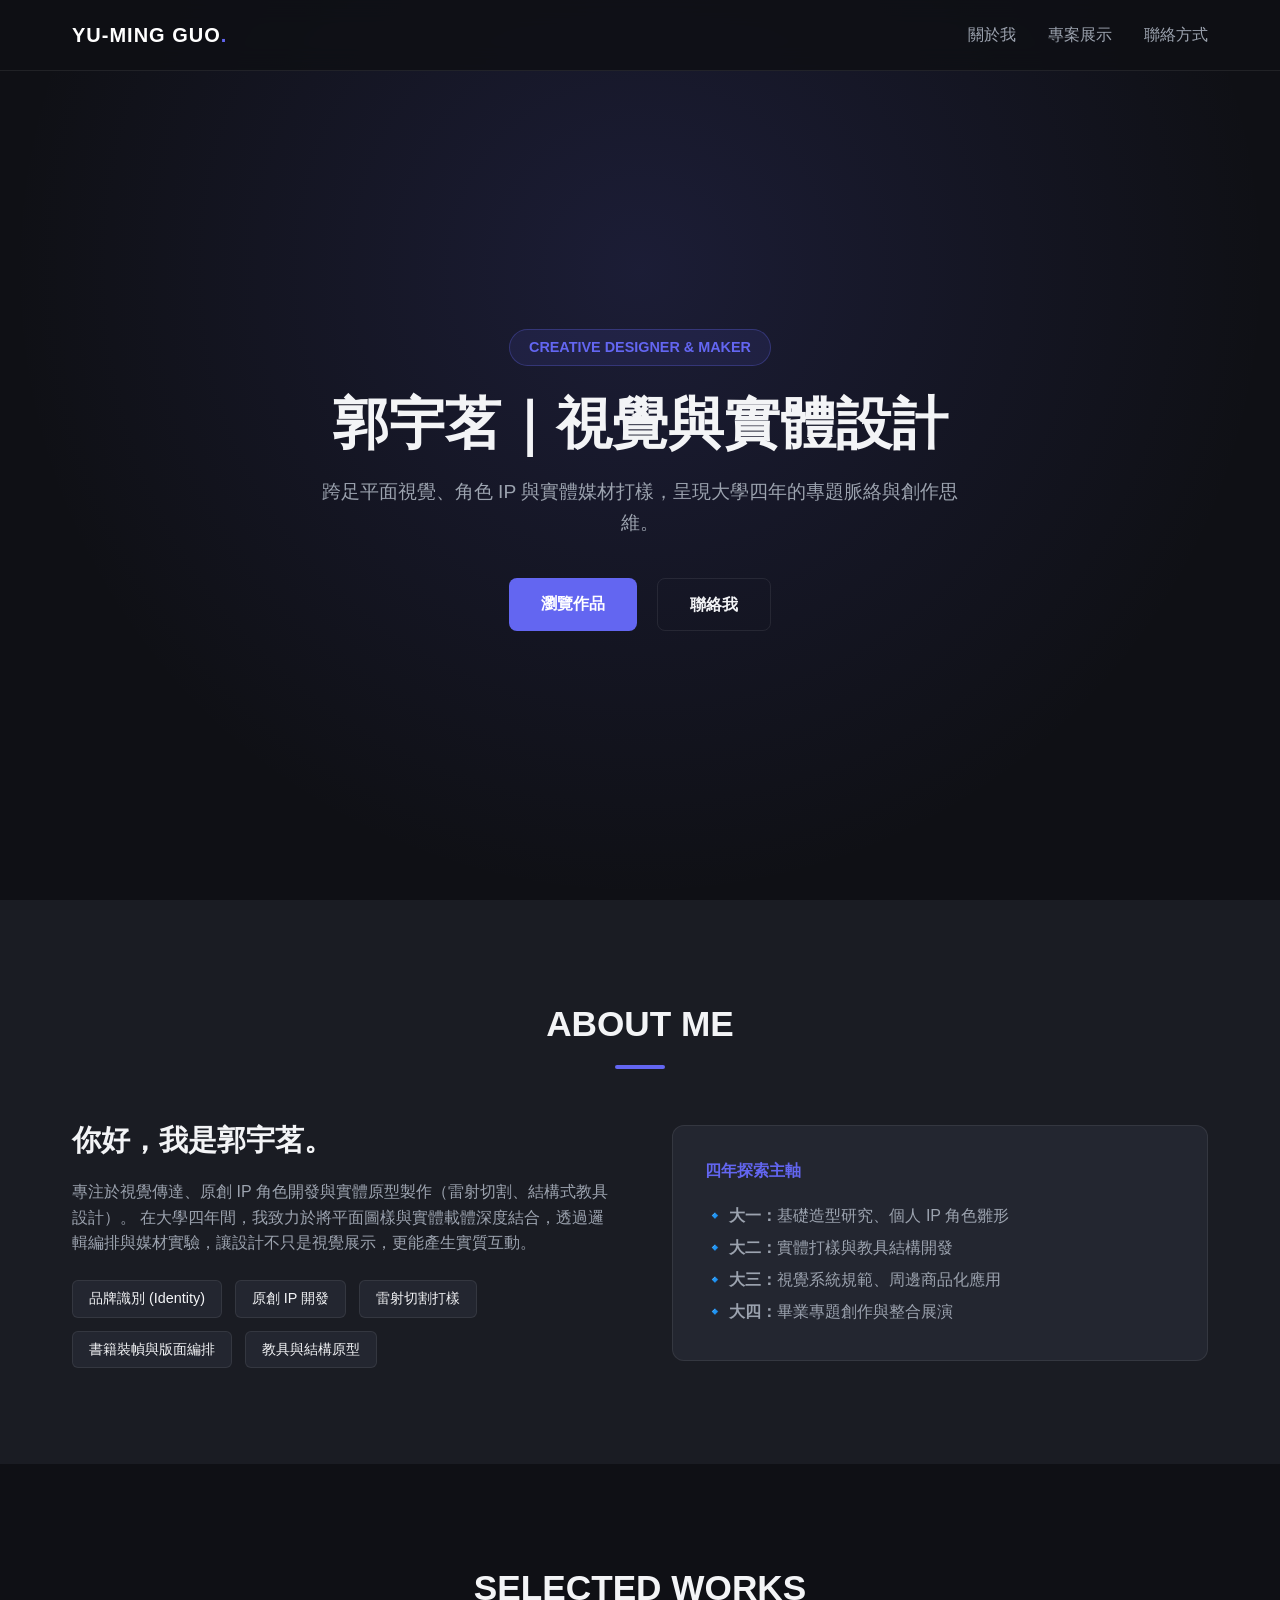
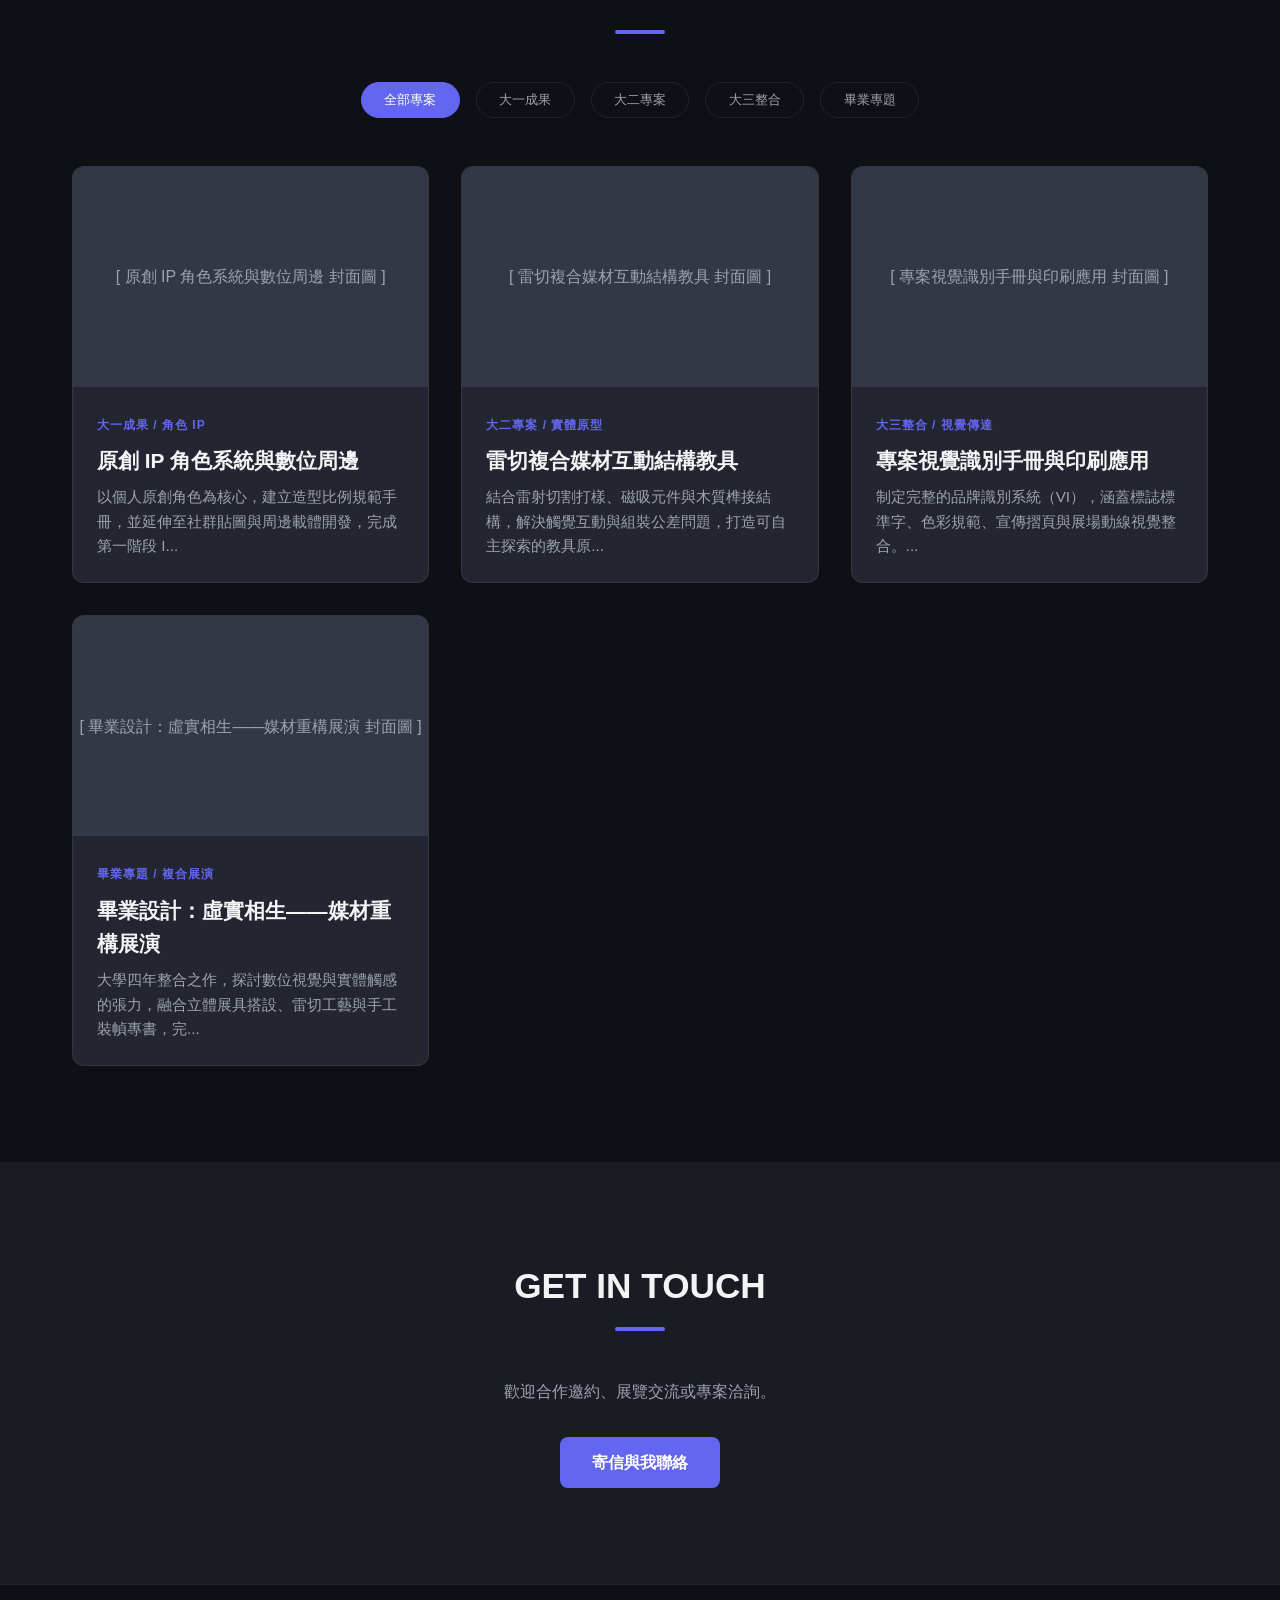
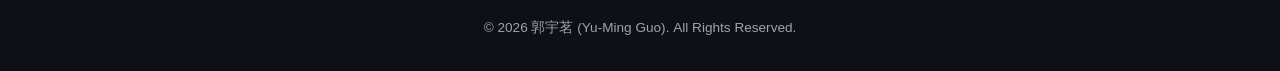
<file: index.html>
<!DOCTYPE html>
<html lang="zh-TW">
<head>
  <meta charset="UTF-8" />
  <meta name="viewport" content="width=device-width, initial-scale=1.0" />
  <title>郭宇茗 YU-MING GUO | 個人 IP 作品集</title>
  <style>
    /* ==================== 1. 全域變數與基礎設定 ==================== */
    :root {
      --bg-primary: #0f1015;
      --bg-secondary: #1a1c23;
      --bg-card: #232630;
      --accent-color: #6366f1; /* 質感靛紫 */
      --accent-hover: #4f46e5;
      --text-main: #f3f4f6;
      --text-muted: #9ca3af;
      --border-color: rgba(255, 255, 255, 0.08);
      --font-family: 'Segoe UI', -apple-system, BlinkMacSystemFont, "Noto Sans TC", sans-serif;
      --transition: all 0.3s cubic-bezier(0.4, 0, 0.2, 1);
    }

    * {
      box-sizing: border-box;
      margin: 0;
      padding: 0;
    }

    html {
      scroll-behavior: smooth;
    }

    body {
      background-color: var(--bg-primary);
      color: var(--text-main);
      font-family: var(--font-family);
      line-height: 1.6;
      overflow-x: hidden;
    }

    a {
      text-decoration: none;
      color: inherit;
    }

    .container {
      max-width: 1200px;
      margin: 0 auto;
      padding: 0 2rem;
    }

    .section-title {
      font-size: 2.2rem;
      font-weight: 700;
      margin-bottom: 3rem;
      text-align: center;
      position: relative;
    }

    .section-title::after {
      content: '';
      display: block;
      width: 50px;
      height: 4px;
      background: var(--accent-color);
      margin: 0.8rem auto 0;
      border-radius: 2px;
    }

    /* ==================== 2. 導覽列 ==================== */
    .navbar {
      position: fixed;
      top: 0;
      left: 0;
      width: 100%;
      background: rgba(15, 16, 21, 0.85);
      backdrop-filter: blur(12px);
      z-index: 100;
      border-bottom: 1px solid var(--border-color);
    }

    .nav-container {
      display: flex;
      justify-content: space-between;
      align-items: center;
      height: 70px;
    }

    .logo {
      font-size: 1.25rem;
      font-weight: 800;
      letter-spacing: 1px;
      color: #fff;
    }

    .logo span {
      color: var(--accent-color);
    }

    .nav-links {
      display: flex;
      gap: 2rem;
      list-style: none;
    }

    .nav-links a {
      font-weight: 500;
      color: var(--text-muted);
      transition: var(--transition);
    }

    .nav-links a:hover {
      color: var(--accent-color);
    }

    /* ==================== 3. Hero 視覺首頁 ==================== */
    .hero {
      min-height: 100vh;
      display: flex;
      align-items: center;
      justify-content: center;
      text-align: center;
      padding: 100px 1rem 40px;
      background: radial-gradient(circle at 50% 30%, rgba(99, 102, 241, 0.15), transparent 70%);
    }

    .hero-badge {
      display: inline-block;
      padding: 0.4rem 1.2rem;
      background: rgba(99, 102, 241, 0.1);
      border: 1px solid rgba(99, 102, 241, 0.3);
      border-radius: 50px;
      color: var(--accent-color);
      font-size: 0.9rem;
      margin-bottom: 1.5rem;
      font-weight: 600;
    }

    .hero-title {
      font-size: 3.5rem;
      font-weight: 800;
      margin-bottom: 1.2rem;
      line-height: 1.2;
    }

    .hero-subtitle {
      font-size: 1.2rem;
      color: var(--text-muted);
      max-width: 650px;
      margin: 0 auto 2.5rem;
    }

    .hero-btns {
      display: flex;
      gap: 1.2rem;
      justify-content: center;
    }

    .btn {
      padding: 0.8rem 2rem;
      border-radius: 8px;
      font-weight: 600;
      cursor: pointer;
      transition: var(--transition);
      display: inline-block;
    }

    .btn-primary {
      background: var(--accent-color);
      color: #fff;
      border: none;
    }

    .btn-primary:hover {
      background: var(--accent-hover);
      transform: translateY(-2px);
    }

    .btn-secondary {
      background: transparent;
      border: 1px solid var(--border-color);
      color: var(--text-main);
    }

    .btn-secondary:hover {
      background: rgba(255, 255, 255, 0.05);
    }

    /* ==================== 4. 關於我 ==================== */
    .about {
      padding: 6rem 0;
      background: var(--bg-secondary);
    }

    .about-content {
      display: grid;
      grid-template-columns: 1fr 1fr;
      gap: 4rem;
      align-items: center;
    }

    .about-text h3 {
      font-size: 1.8rem;
      margin-bottom: 1rem;
    }

    .about-text p {
      color: var(--text-muted);
      margin-bottom: 1.5rem;
    }

    .skills-wrapper {
      display: flex;
      flex-wrap: wrap;
      gap: 0.8rem;
    }

    .skill-tag {
      background: var(--bg-card);
      border: 1px solid var(--border-color);
      padding: 0.4rem 1rem;
      border-radius: 6px;
      font-size: 0.9rem;
      color: var(--text-main);
    }

    /* ==================== 5. 作品專案區 ==================== */
    .portfolio {
      padding: 6rem 0;
    }

    .filter-menu {
      display: flex;
      justify-content: center;
      gap: 1rem;
      margin-bottom: 3rem;
      flex-wrap: wrap;
    }

    .filter-btn {
      background: transparent;
      border: 1px solid var(--border-color);
      color: var(--text-muted);
      padding: 0.5rem 1.4rem;
      border-radius: 30px;
      cursor: pointer;
      transition: var(--transition);
    }

    .filter-btn.active, .filter-btn:hover {
      background: var(--accent-color);
      color: #fff;
      border-color: var(--accent-color);
    }

    .portfolio-grid {
      display: grid;
      grid-template-columns: repeat(auto-fill, minmax(340px, 1fr));
      gap: 2rem;
    }

    .project-card {
      background: var(--bg-card);
      border-radius: 12px;
      overflow: hidden;
      border: 1px solid var(--border-color);
      transition: var(--transition);
      cursor: pointer;
    }

    .project-card:hover {
      transform: translateY(-6px);
      box-shadow: 0 10px 25px rgba(0, 0, 0, 0.4);
      border-color: rgba(99, 102, 241, 0.4);
    }

    .card-thumb {
      width: 100%;
      height: 220px;
      background-color: #333846;
      display: flex;
      align-items: center;
      justify-content: center;
      color: var(--text-muted);
      position: relative;
      overflow: hidden;
    }

    .card-body {
      padding: 1.5rem;
    }

    .card-tag {
      font-size: 0.75rem;
      text-transform: uppercase;
      letter-spacing: 1px;
      color: var(--accent-color);
      font-weight: 700;
    }

    .card-title {
      font-size: 1.3rem;
      margin: 0.5rem 0;
    }

    .card-desc {
      color: var(--text-muted);
      font-size: 0.95rem;
    }

    /* ==================== 6. 模態視窗 (Modal) ==================== */
    .modal {
      display: none;
      position: fixed;
      top: 0;
      left: 0;
      width: 100%;
      height: 100%;
      background: rgba(0, 0, 0, 0.85);
      backdrop-filter: blur(5px);
      z-index: 1000;
      align-items: center;
      justify-content: center;
      padding: 2rem;
    }

    .modal.show {
      display: flex;
    }

    .modal-content {
      background: var(--bg-card);
      max-width: 700px;
      width: 100%;
      border-radius: 12px;
      border: 1px solid var(--border-color);
      padding: 2.5rem;
      position: relative;
    }

    .modal-close {
      position: absolute;
      top: 1.5rem;
      right: 1.5rem;
      background: transparent;
      border: none;
      font-size: 1.5rem;
      color: var(--text-muted);
      cursor: pointer;
    }

    .modal-close:hover {
      color: #fff;
    }

    /* ==================== 7. 聯絡與頁尾 ==================== */
    .contact {
      padding: 6rem 0;
      background: var(--bg-secondary);
      text-align: center;
    }

    .contact-wrapper {
      max-width: 600px;
      margin: 0 auto;
    }

    .footer {
      padding: 2rem 0;
      text-align: center;
      border-top: 1px solid var(--border-color);
      font-size: 0.85rem;
      color: var(--text-muted);
    }

    @media (max-width: 768px) {
      .hero-title { font-size: 2.4rem; }
      .about-content { grid-template-columns: 1fr; gap: 2rem; }
      .nav-links { display: none; }
    }
  </style>
</head>
<body>

  <!-- 導覽列 -->
  <header class="navbar">
    <div class="container nav-container">
      <div class="logo">YU-MING GUO<span>.</span></div>
      <ul class="nav-links">
        <li><a href="#about">關於我</a></li>
        <li><a href="#portfolio">專案展示</a></li>
        <li><a href="#contact">聯絡方式</a></li>
      </ul>
    </div>
  </header>

  <!-- Hero 視覺首頁 -->
  <section class="hero">
    <div class="container">
      <div class="hero-badge">CREATIVE DESIGNER & MAKER</div>
      <h1 class="hero-title">郭宇茗｜視覺與實體設計</h1>
      <p class="hero-subtitle">跨足平面視覺、角色 IP 與實體媒材打樣，呈現大學四年的專題脈絡與創作思維。</p>
      <div class="hero-btns">
        <a href="#portfolio" class="btn btn-primary">瀏覽作品</a>
        <a href="#contact" class="btn btn-secondary">聯絡我</a>
      </div>
    </div>
  </section>

  <!-- 關於我 -->
  <section id="about" class="about">
    <div class="container">
      <h2 class="section-title">ABOUT ME</h2>
      <div class="about-content">
        <div class="about-text">
          <h3>你好，我是郭宇茗。</h3>
          <p>
            專注於視覺傳達、原創 IP 角色開發與實體原型製作（雷射切割、結構式教具設計）。
            在大學四年間，我致力於將平面圖樣與實體載體深度結合，透過邏輯編排與媒材實驗，讓設計不只是視覺展示，更能產生實質互動。
          </p>
          <div class="skills-wrapper">
            <span class="skill-tag">品牌識別 (Identity)</span>
            <span class="skill-tag">原創 IP 開發</span>
            <span class="skill-tag">雷射切割打樣</span>
            <span class="skill-tag">書籍裝幀與版面編排</span>
            <span class="skill-tag">教具與結構原型</span>
          </div>
        </div>
        <div class="about-card" style="background: var(--bg-card); padding: 2rem; border-radius: 12px; border: 1px solid var(--border-color);">
          <h4 style="margin-bottom: 1rem; color: var(--accent-color);">四年探索主軸</h4>
          <ul style="list-style: none; line-height: 2; color: var(--text-muted);">
            <li>🔹 <strong>大一：</strong>基礎造型研究、個人 IP 角色雛形</li>
            <li>🔹 <strong>大二：</strong>實體打樣與教具結構開發</li>
            <li>🔹 <strong>大三：</strong>視覺系統規範、周邊商品化應用</li>
            <li>🔹 <strong>大四：</strong>畢業專題創作與整合展演</li>
          </ul>
        </div>
      </div>
    </div>
  </section>

  <!-- 專題作品區 -->
  <section id="portfolio" class="portfolio">
    <div class="container">
      <h2 class="section-title">SELECTED WORKS</h2>

      <div class="filter-menu">
        <button class="filter-btn active" data-filter="all">全部專案</button>
        <button class="filter-btn" data-filter="y1">大一成果</button>
        <button class="filter-btn" data-filter="y2">大二專案</button>
        <button class="filter-btn" data-filter="y3">大三整合</button>
        <button class="filter-btn" data-filter="y4">畢業專題</button>
      </div>

      <div class="portfolio-grid" id="portfolioGrid"></div>
    </div>
  </section>

  <!-- 燈箱彈窗 (Modal) -->
  <div class="modal" id="projectModal">
    <div class="modal-content">
      <button class="modal-close" id="modalClose">&times;</button>
      <h3 id="modalTitle" style="font-size: 1.6rem; margin-bottom: 0.5rem;"></h3>
      <p id="modalTag" style="color: var(--accent-color); font-size: 0.85rem; margin-bottom: 1.2rem; font-weight: bold;"></p>
      <p id="modalDesc" style="color: var(--text-muted); line-height: 1.8;"></p>
    </div>
  </div>

  <!-- 聯絡方式 -->
  <section id="contact" class="contact">
    <div class="container contact-wrapper">
      <h2 class="section-title">GET IN TOUCH</h2>
      <p style="color: var(--text-muted); margin-bottom: 2rem;">
        歡迎合作邀約、展覽交流或專案洽詢。
      </p>
      <a href="mailto:contact@domain.com" class="btn btn-primary">寄信與我聯絡</a>
    </div>
  </section>

  <!-- 頁尾 -->
  <footer class="footer">
    <div class="container">
      <p>&copy; 2026 郭宇茗 (Yu-Ming Guo). All Rights Reserved.</p>
    </div>
  </footer>

  <!-- ==================== 8. JavaScript ==================== -->
  <script>
    const projects = [
      {
        id: 1,
        title: "原創 IP 角色系統與數位周邊",
        category: "y1",
        yearTag: "大一成果 / 角色 IP",
        description: "以個人原創角色為核心，建立造型比例規範手冊，並延伸至社群貼圖與周邊載體開發，完成第一階段 IP 視覺語彙。"
      },
      {
        id: 2,
        title: "雷切複合媒材互動結構教具",
        category: "y2",
        yearTag: "大二專案 / 實體原型",
        description: "結合雷射切割打樣、磁吸元件與木質榫接結構，解決觸覺互動與組裝公差問題，打造可自主探索的教具原型。"
      },
      {
        id: 3,
        title: "專案視覺識別手冊與印刷應用",
        category: "y3",
        yearTag: "大三整合 / 視覺傳達",
        description: "制定完整的品牌識別系統（VI），涵蓋標誌標準字、色彩規範、宣傳摺頁與展場動線視覺整合。"
      },
      {
        id: 4,
        title: "畢業設計：虛實相生——媒材重構展演",
        category: "y4",
        yearTag: "畢業專題 / 複合展演",
        description: "大學四年整合之作，探討數位視覺與實體觸感的張力，融合立體展具搭設、雷切工藝與手工裝幀專書，完成整體展演空間策劃。"
      }
    ];

    const portfolioGrid = document.getElementById("portfolioGrid");
    const filterBtns = document.querySelectorAll(".filter-btn");
    const modal = document.getElementById("projectModal");
    const modalClose = document.getElementById("modalClose");
    const modalTitle = document.getElementById("modalTitle");
    const modalTag = document.getElementById("modalTag");
    const modalDesc = document.getElementById("modalDesc");

    function renderProjects(items) {
      portfolioGrid.innerHTML = items.map(item => `
        <div class="project-card" onclick="openModal(${item.id})">
          <div class="card-thumb">
            <span>[ ${item.title} 封面圖 ]</span>
          </div>
          <div class="card-body">
            <span class="card-tag">${item.yearTag}</span>
            <h3 class="card-title">${item.title}</h3>
            <p class="card-desc">${item.description.slice(0, 46)}...</p>
          </div>
        </div>
      `).join('');
    }

    filterBtns.forEach(btn => {
      btn.addEventListener("click", () => {
        filterBtns.forEach(b => b.classList.remove("active"));
        btn.classList.add("active");

        const filter = btn.dataset.filter;
        if (filter === "all") {
          renderProjects(projects);
        } else {
          renderProjects(projects.filter(p => p.category === filter));
        }
      });
    });

    function openModal(id) {
      const project = projects.find(p => p.id === id);
      if (!project) return;

      modalTitle.textContent = project.title;
      modalTag.textContent = project.yearTag;
      modalDesc.textContent = project.description;
      modal.classList.add("show");
    }

    modalClose.addEventListener("click", () => modal.classList.remove("show"));
    window.addEventListener("click", (e) => {
      if (e.target === modal) modal.classList.remove("show");
    });

    renderProjects(projects);
  </script>
</body>
</html>
</file>
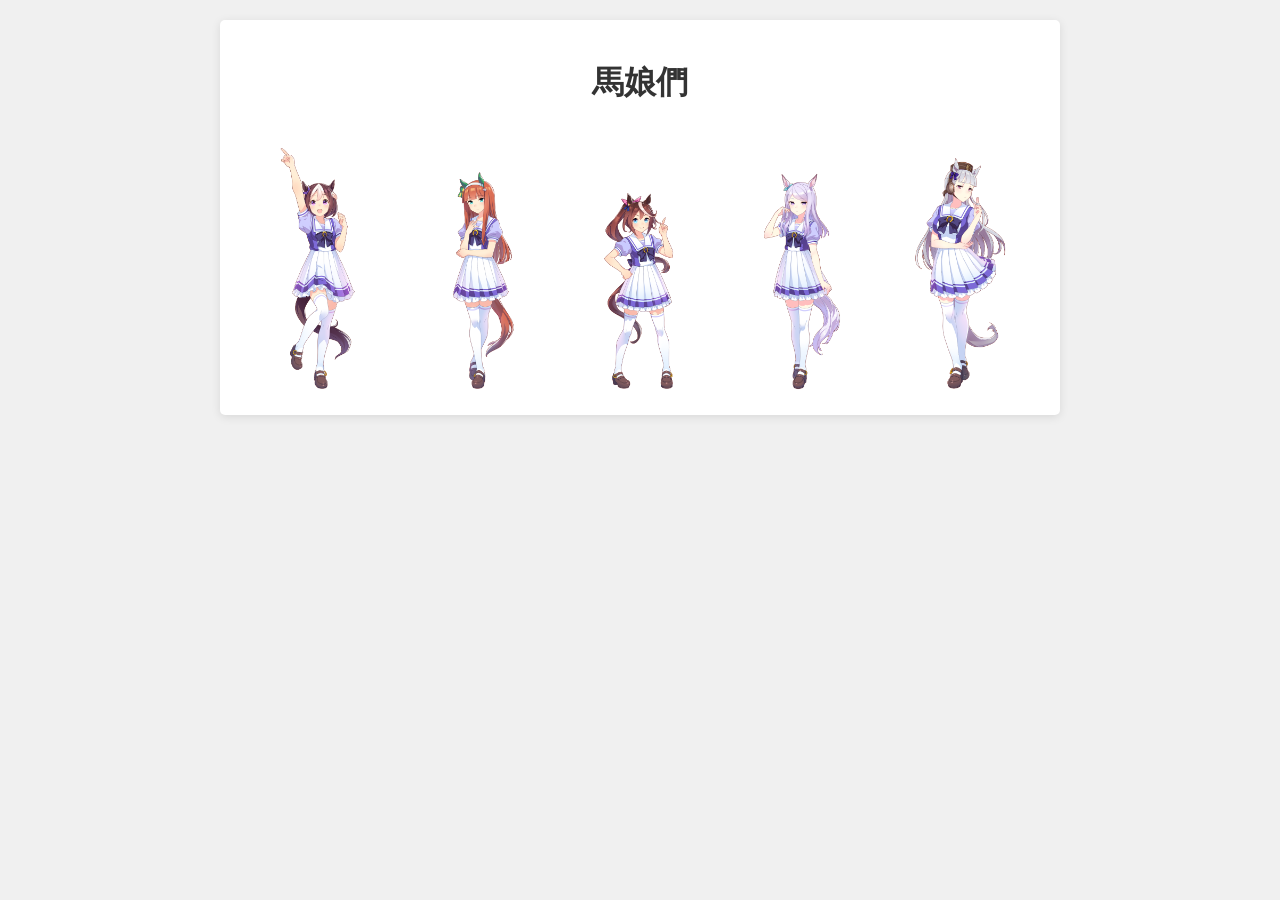
<file: U1558005.html>
<!DOCTYPE html>
<html lang="zh-Hant">
<head>
    <meta charset="UTF-8">
    <meta name="viewport" content="width=device-width, initial-scale=1.0">
    <title>圖片展示網頁</title>
    <link rel="stylesheet" href="U1558005.css">
</head>
<body>
    <div class="container">
        <h1>馬娘們</h1>
        <div class="image-gallery">
            <a href="https://uma.komoejoy.com/character/detail?id=specialweek" target="_blank">
                <img src="123.png" alt="圖片 1" class="image">
            </a>
            <a href="https://uma.komoejoy.com/character/detail?id=silencesuzuka" target="_blank">
                <img src="456.png" alt="圖片 2" class="image">
            </a>
            <a href="https://uma.komoejoy.com/character/detail?id=tokaiteio" target="_blank">
                <img src="789.png" alt="圖片 3" class="image">
            </a>
            <a href="https://uma.komoejoy.com/character/detail?id=mejiromcqueen" target="_blank">
                <img src="101112.png" alt="圖片 4" class="image">
            </a>
            <a href="https://uma.komoejoy.com/character/detail?id=+GoldShip" target="_blank">
                <img src="1314145.png" alt="圖片 5" class="image">
            </a>
        </div>
    </div>
</body>
</html>
</file>
<file: U1558005.css>
body {
    font-family: Arial, sans-serif;
    background-color: #f0f0f0;
    margin: 0;
    padding: 20px;
}

h1 {
    color: #333;
    text-align: center;
}

.container {
    max-width: 800px;
    margin: auto;
    background: white;
    padding: 20px;
    border-radius: 5px;
    box-shadow: 0 2px 10px rgba(0, 0, 0, 0.1);
}

.image-gallery {
    display: flex;
    justify-content: space-around;
    flex-wrap: wrap;
}

.image {
    width: 150px; /* 調整圖片大小 */
    height: auto;
    transition: transform 0.3s; /* 動畫效果 */
}

.image:hover {
    transform: scale(1.1); /* 滑鼠移過時放大 */
}
</file>
